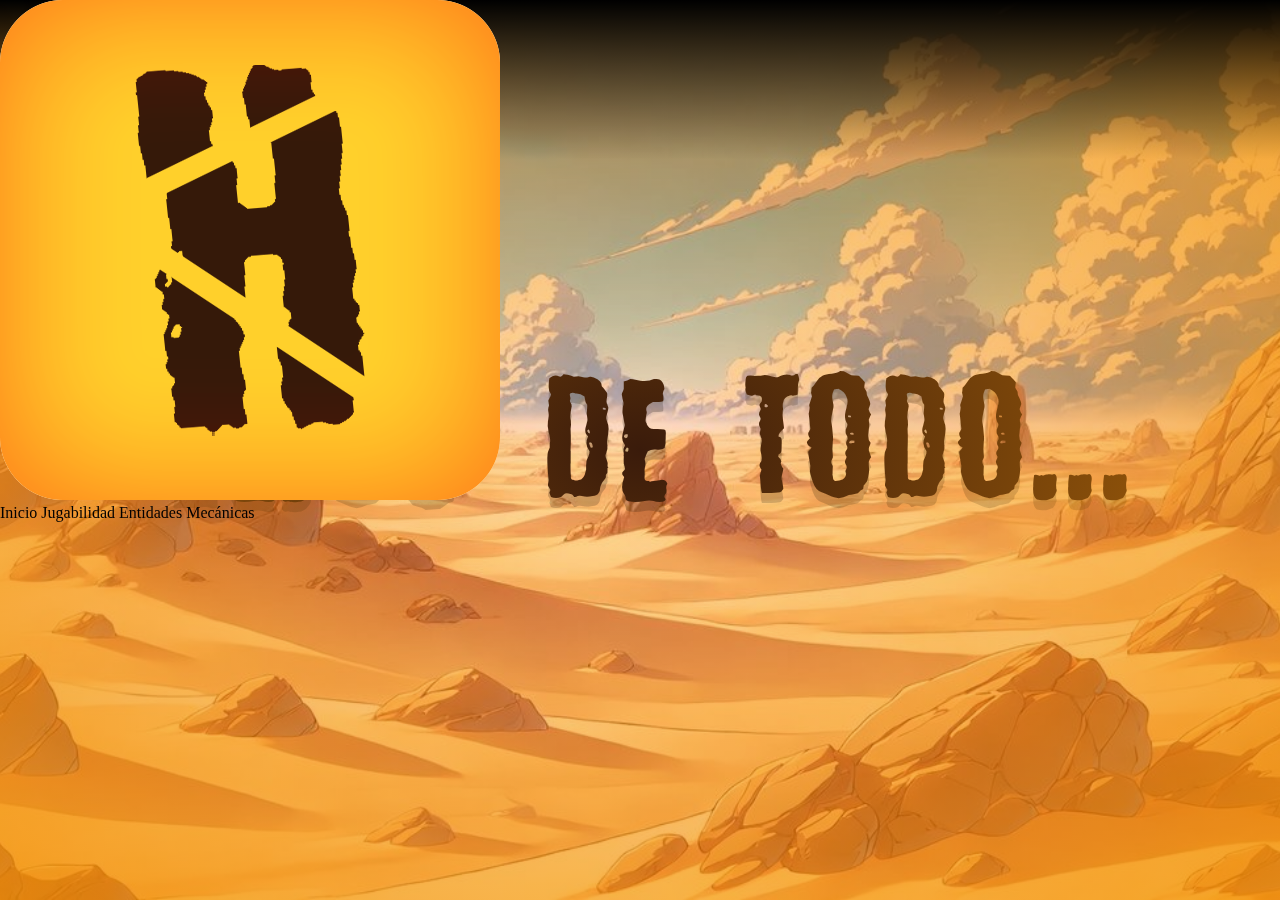
<file: index.html>
<!DOCTYPE html>
<html lang="en">
<head>
    <title>Dead Horizon</title>
    <link rel="stylesheet" href="styles.css">
    <link rel="shortcut icon" href="assets/logo.png" type="image/x-icon">
</head>
<body>
    <header>
        <div id="header-wrapper">
            <div class="header-option" disable-events>
                <img src="assets/logo.png">
            </div>
            <a class="header-option">
                Inicio
            </a>
            <a class="header-option">
                Jugabilidad
            </a>
            <a class="header-option">
                Entidades
            </a>
            <a class="header-option">
                Mecánicas
            </a>
        </div>
    </header>
    <div id="background-wrapper" fill>
        <div id="site-gradient" fill>
            <div fill cover></div>
        </div>
        <img id="site-background" src="./assets/background.jpg" fill cover>
        <div id="site-particles" fill>
        </div>
    </div> 

    <div id="content-wrapper" fill>
        <div class="title" fill>Lejos de todo...</div>
    </div>

    <script src="script.js"></script>
</body>
</html>
</file>
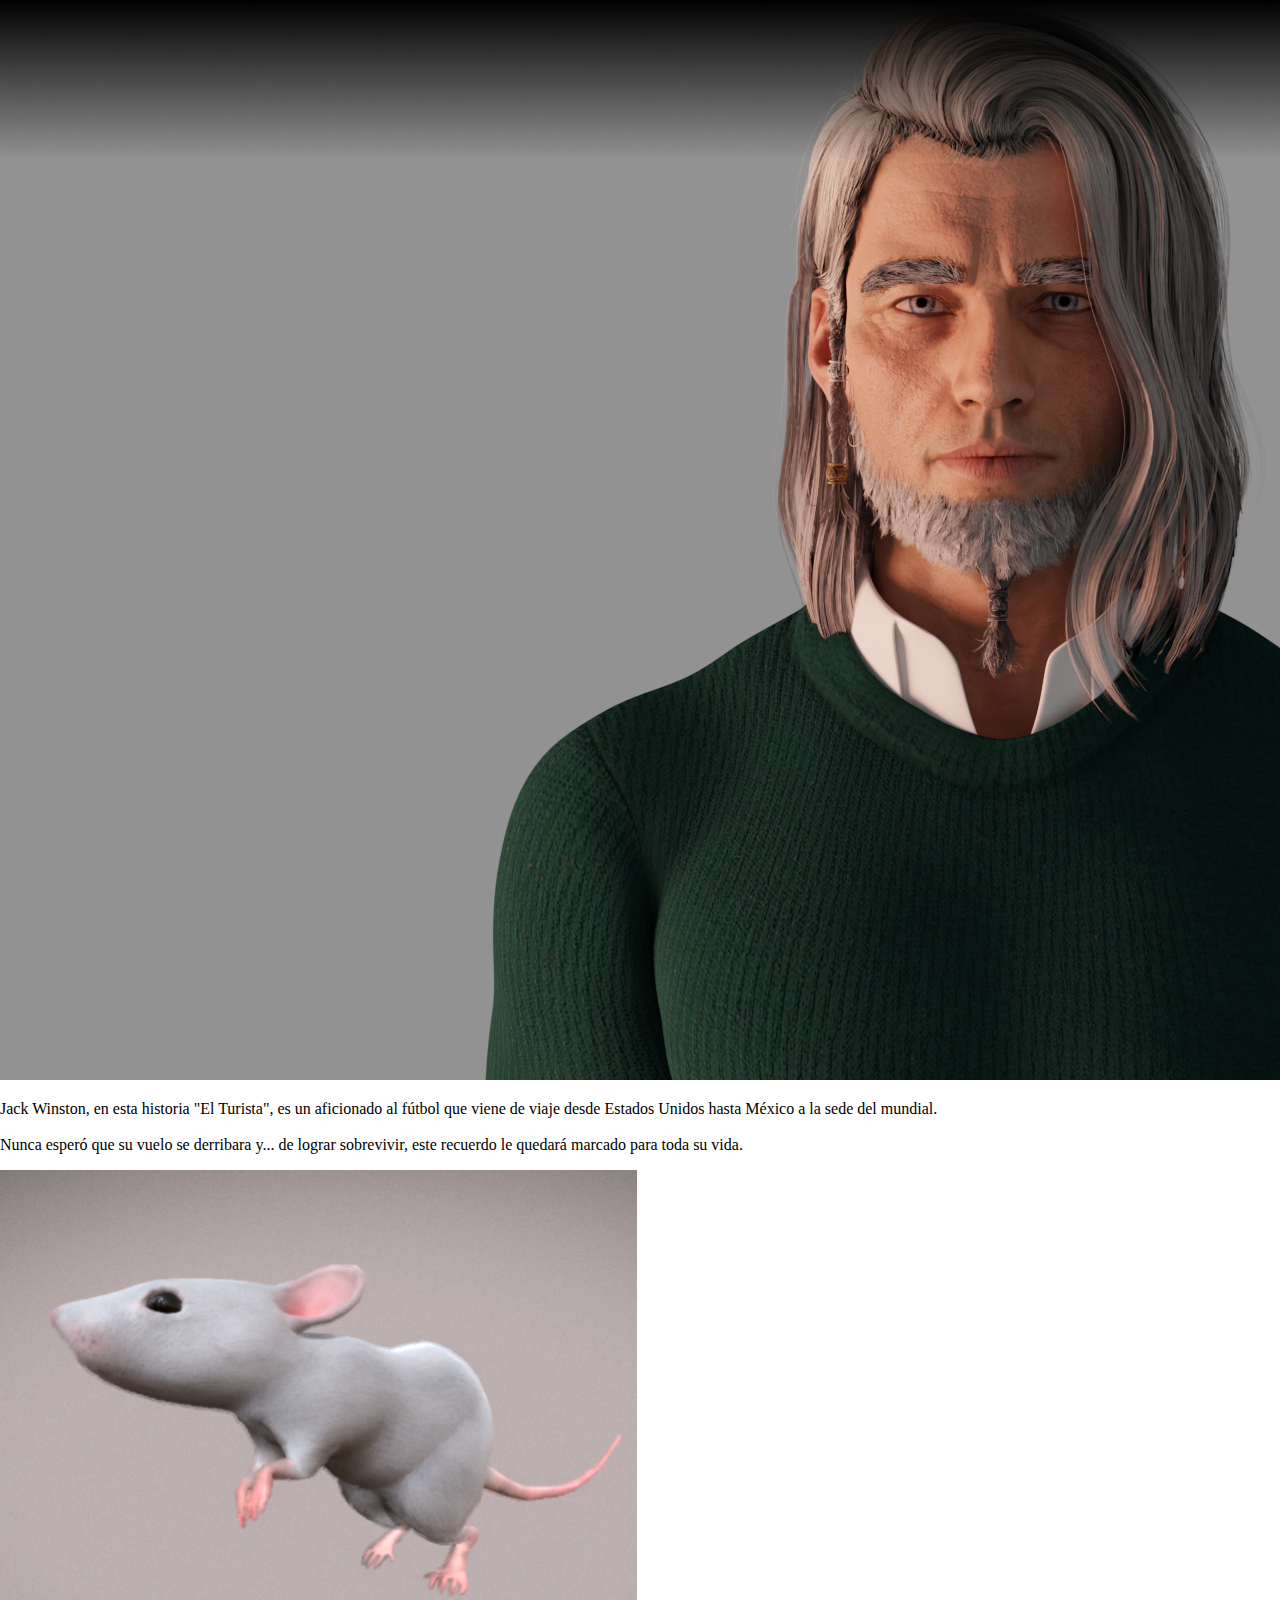
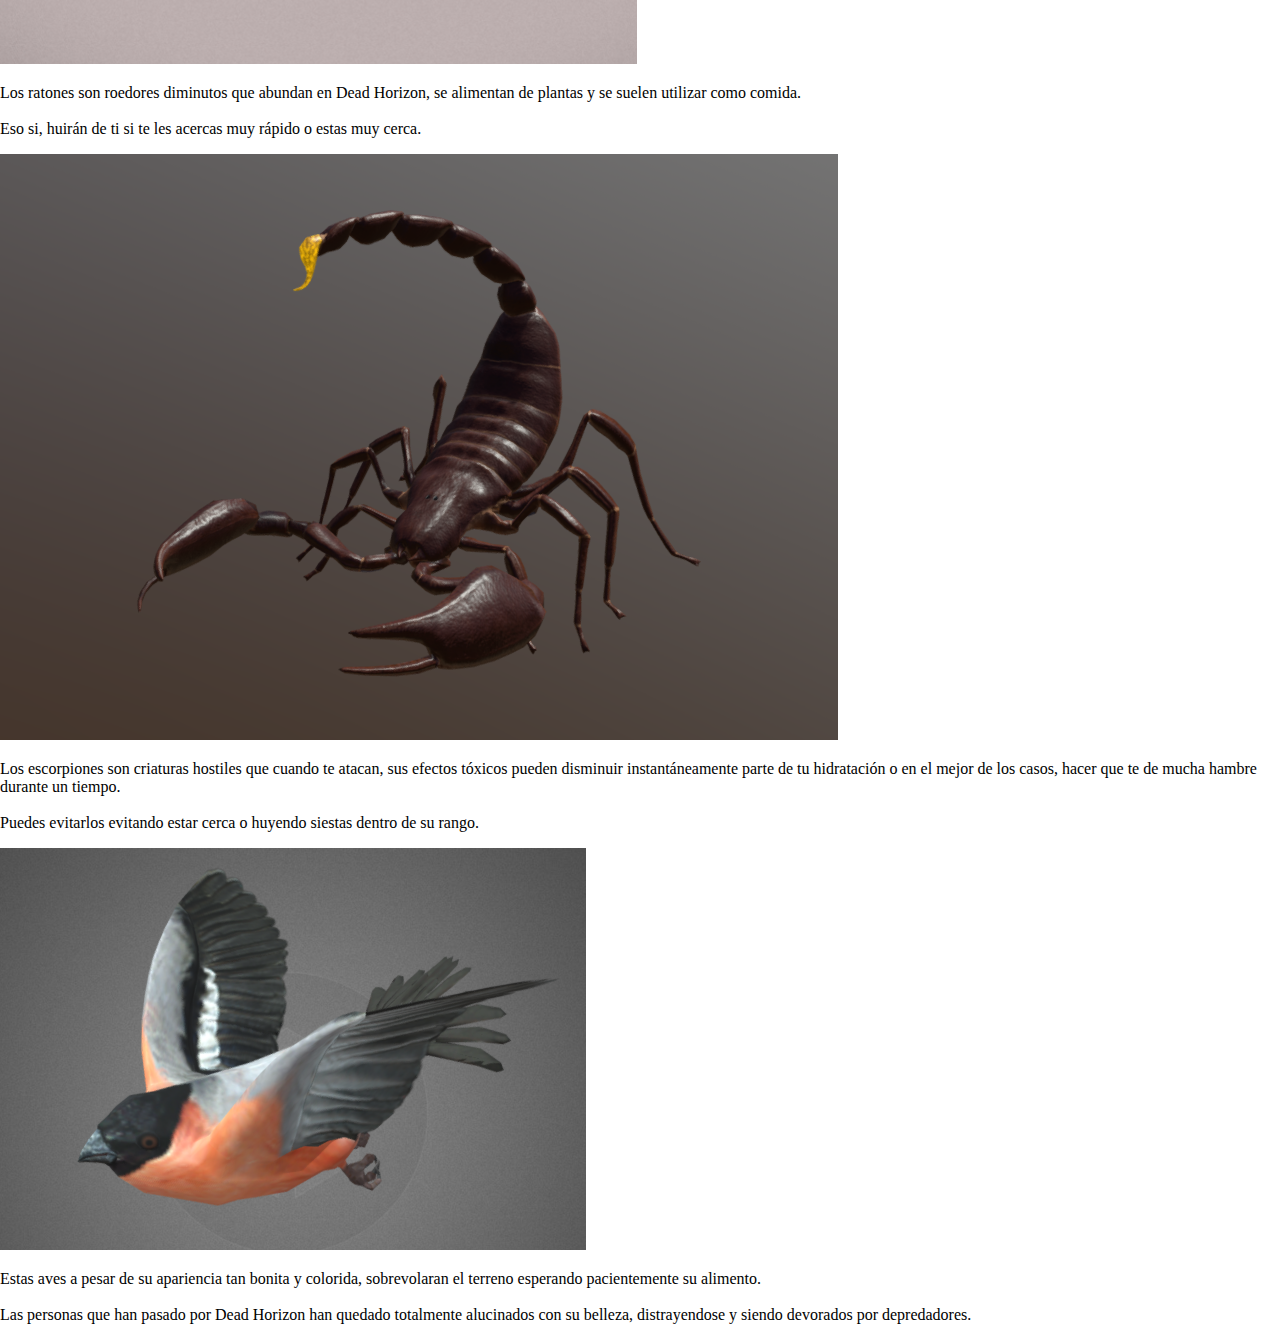
<file: entities.html>
<!DOCTYPE html>
<html lang="en">
<head>
    <title>Dead Horizon</title>
    <link rel="stylesheet" href="styles.css">
    <link rel="shortcut icon" href="assets/logo.png" type="image/x-icon">
</head>
<body>
    <header></header>
    <div data-overflow-hidden data-fill> 
        <div id="site-particles" data-fill></div>

        <div class="section-wrapper">

            <div id="background-wrapper" data-fill>  
                <div id="site-gradient" data-fill>
                    <div data-fill data-cover></div>
                </div>
                <img id="site-background" src="./assets/background_03.jpg" data-fill data-cover>
            </div> 

            <div class="content-wrapper" data-fill>
                <div class="content-page" data-align="left">
                    <div>
                        <img src="./assets/character.jpg">
                    </div>
                    <p>
                        Jack Winston, en esta historia "El Turista", es un aficionado 
                        al fútbol que viene de viaje desde Estados Unidos hasta México 
                        a la sede del mundial. <br> <br> 
                        
                        Nunca esperó que su vuelo se derribara y... de lograr sobrevivir,
                        este recuerdo le quedará marcado para toda su vida.
                    </p>
                </div>
            </div>
        </div>

        <div class="section-wrapper">

            <div id="background-wrapper" data-fill>  
                <div class="separator"></div>
                <div id="site-gradient" data-fill>
                    <div data-fill data-cover></div>
                </div>
                <img id="site-background" src="./assets/background_04.jpg" data-fill data-cover>
            </div> 

            <div class="content-wrapper" data-fill>
                <div class="content-page" data-align="top">
                    <div>
                        <img src="./assets/robloxboy.png" data-fill data-contain>
                    </div>
                    <p>
                        Los ratones son roedores diminutos que abundan en Dead Horizon,
                        se alimentan de plantas y se suelen utilizar como comida. <br> <br>
                        
                        Eso si, huirán de ti si te les acercas muy rápido o estas muy cerca.
                    </p>
                </div>
            </div>
        </div>

        <div class="section-wrapper">

            <div id="background-wrapper" data-fill>  
                <div class="separator"></div>
                <div id="site-gradient" data-fill>
                    <div data-fill data-cover></div>
                </div>
                <img id="site-background" src="./assets/background_05.jpg" data-fill data-cover>
            </div> 

            <div class="content-wrapper" data-fill>
                <div class="content-page" data-align="right">
                    <div>
                        <img src="./assets/scorpion.png">
                    </div>
                    <p>
                        Los escorpiones son criaturas hostiles que cuando te atacan, 
                        sus efectos tóxicos pueden disminuir instantáneamente parte 
                        de tu hidratación o en el mejor de los casos, hacer que te 
                        de mucha hambre durante un tiempo. <br> <br>

                        Puedes evitarlos evitando estar cerca o huyendo siestas 
                        dentro de su rango.
                    </p>
                </div>
            </div>
        </div>

        <div class="section-wrapper">

            <div id="background-wrapper" data-fill>  
                <div class="separator"></div>
                <div id="site-gradient" data-fill>
                    <div data-fill data-cover></div>
                </div>
                <img id="site-background" src="./assets/background_05.jpg" data-fill data-cover>
            </div> 

            <div class="content-wrapper" data-fill>
                <div class="content-page" data-align="left">
                    <div>
                        <img src="./assets/pollo.png">
                    </div>
                    <p>
                        Estas aves a pesar de su apariencia tan bonita y colorida, 
                        sobrevolaran el terreno esperando pacientemente su alimento. <br> <br>
                        Las personas que han pasado por Dead Horizon han quedado totalmente alucinados
                        con su belleza, distrayendose y siendo devorados por depredadores.
                    </p>
                </div>
            </div>
        </div>
    </div>
    <script src="script.js"></script>
</body>
</html>
</file>
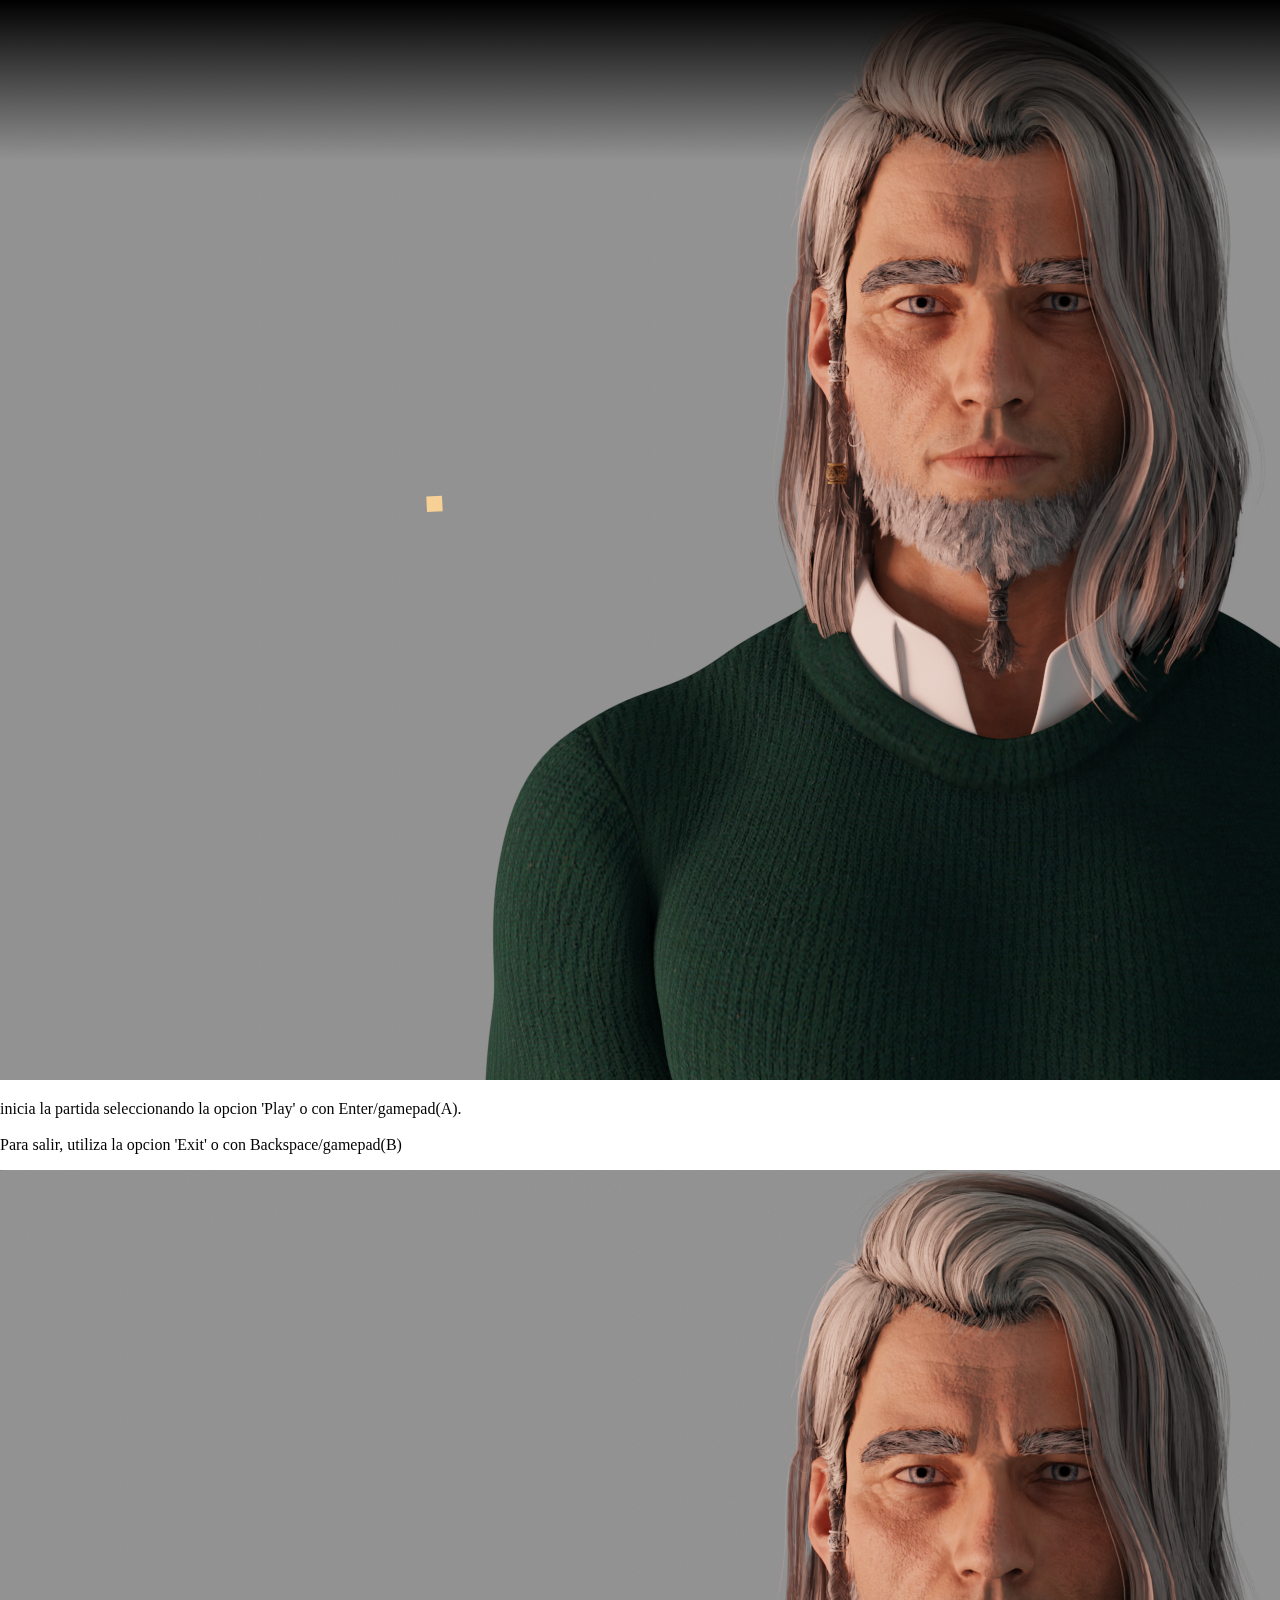
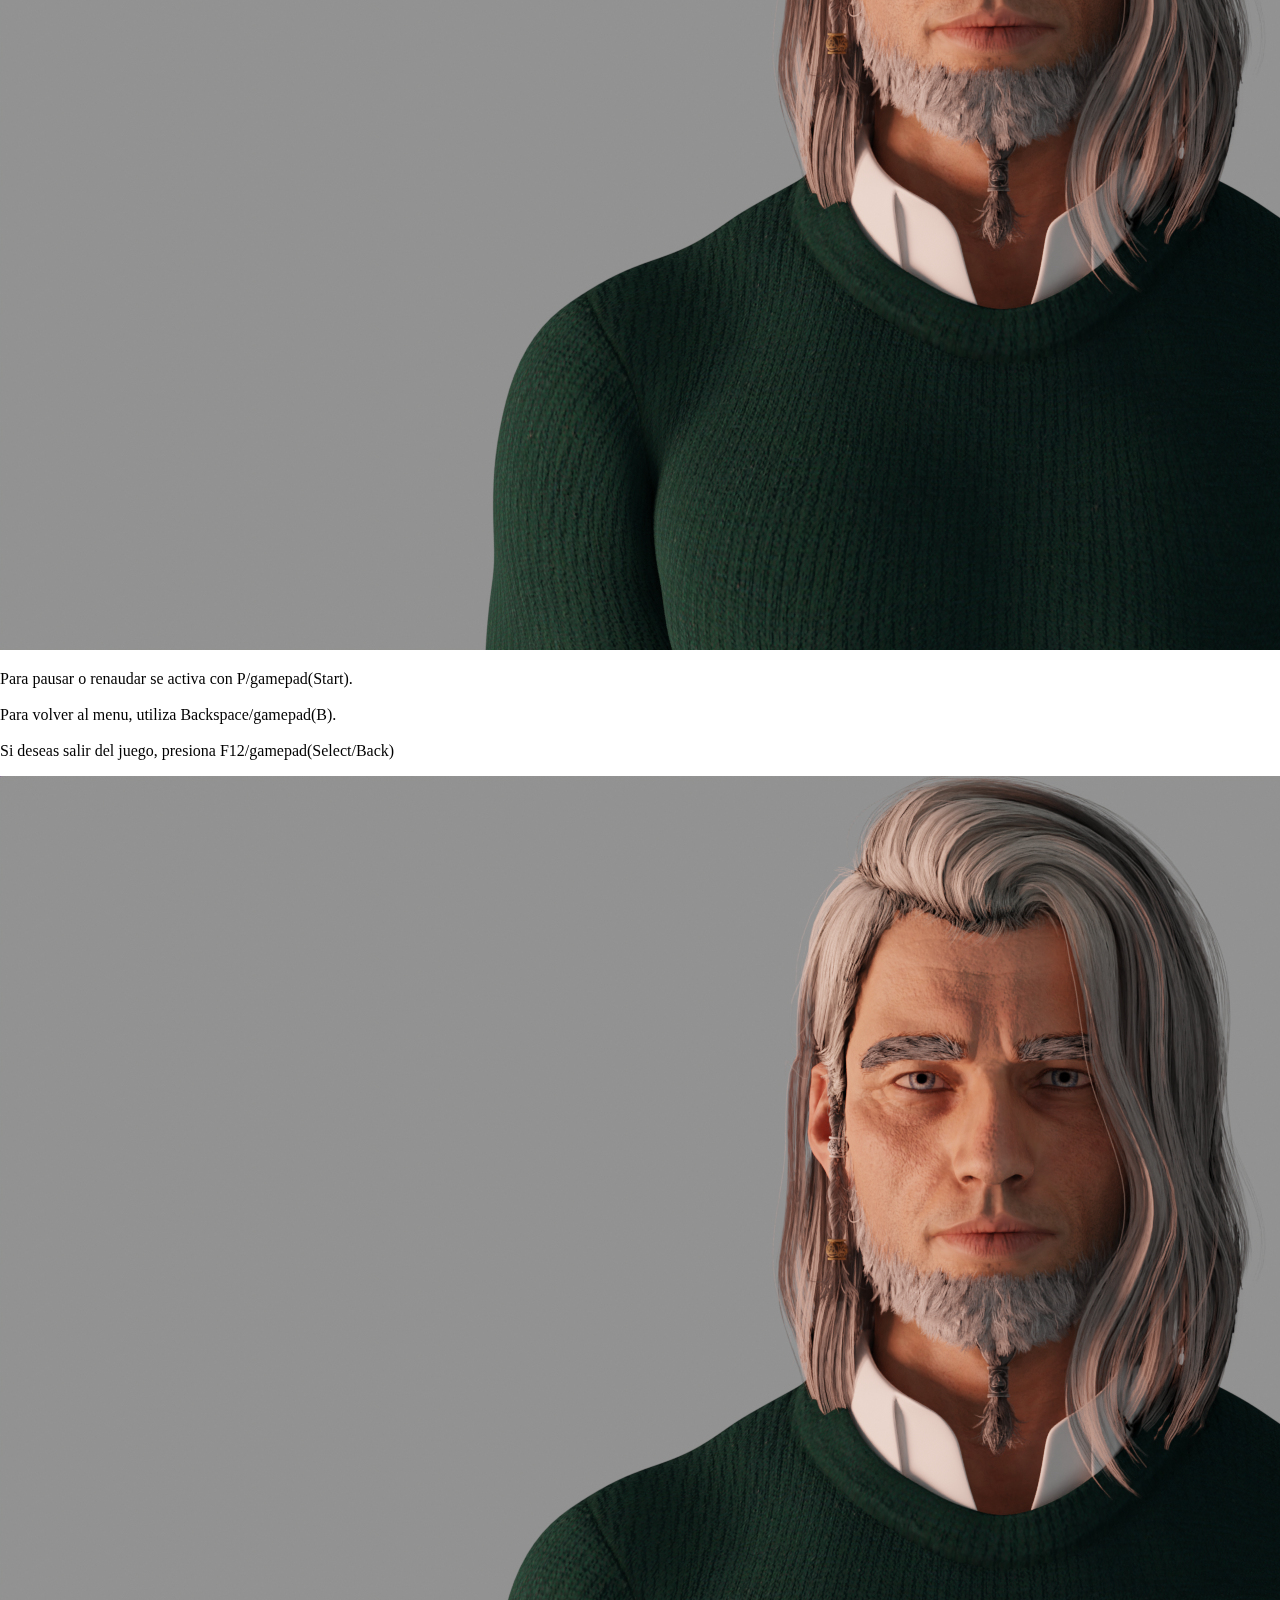
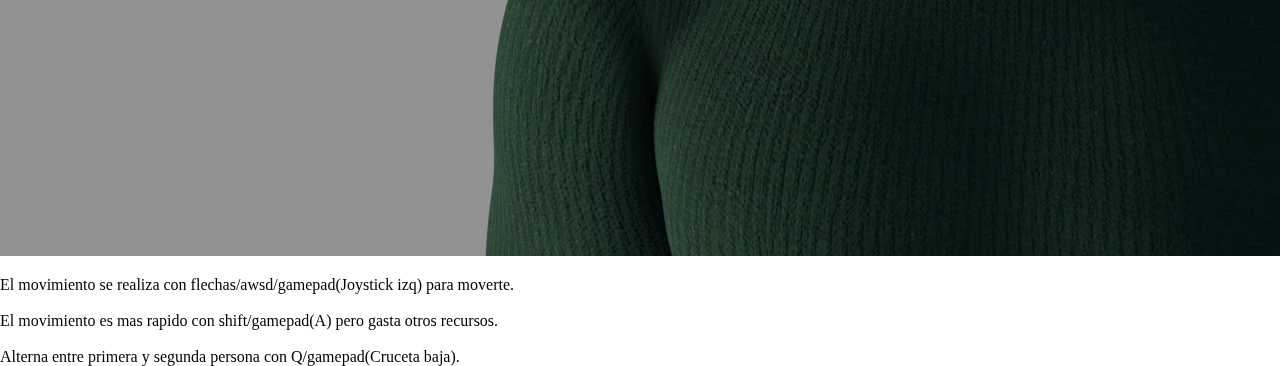
<file: gameplay.html>
<!DOCTYPE html>
<html lang="en">
<head>
    <title>Dead Horizon</title>
    <link rel="stylesheet" href="styles.css">
</head>
<body>
    <header></header>
    <div data-overflow-hidden data-fill> 
        <div id="site-particles" data-fill></div>

        <div class="section-wrapper">

            <div id="background-wrapper" data-fill>  
                <div id="site-gradient" data-fill>
                    <div data-fill data-cover></div>
                </div>
                <img id="site-background" src="./assets/background_03.jpg" data-fill data-cover>
            </div> 

            <div class="content-wrapper" data-fill>
                <div class="content-page" data-align="right">
                    <div>
                        <img src="./assets/character.jpg">
                    </div>
                    <p>
                        inicia la partida seleccionando la opcion 'Play' o con Enter/gamepad(A). <br> <br> 
                        Para salir, utiliza la opcion 'Exit' o con Backspace/gamepad(B)
                    </p>
                </div>
            </div>
        </div>

        <div class="section-wrapper">
            <div id="background-wrapper" data-fill>  
                <div class="separator"></div>
                <div id="site-gradient" data-fill>
                    <div data-fill data-cover></div>
                </div>
                <img id="site-background" src="./assets/background_03.jpg" data-fill data-cover>
            </div> 

            <div class="content-wrapper" data-fill>
                <div class="content-page" data-align="top">
                    <div>
                        <img src="./assets/character.jpg">
                    </div>
                    <p>
                        Para pausar o renaudar se activa con P/gamepad(Start). <br> <br>
                        Para volver al menu, utiliza Backspace/gamepad(B). <br> <br>
                        Si deseas salir del juego, presiona F12/gamepad(Select/Back) <br>
                    </p>
                </div>
            </div>
        </div>

        <div class="section-wrapper">
            <div id="background-wrapper" data-fill>  
                <div class="separator"></div>
                <div id="site-gradient" data-fill>
                    <div data-fill data-cover></div>
                </div>
                <img id="site-background" src="./assets/background_03.jpg" data-fill data-cover>
            </div> 

            <div class="content-wrapper" data-fill>
                <div class="content-page" data-align="left">
                    <div>
                        <img src="./assets/character.jpg">
                    </div>
                    <p>
                        El movimiento se realiza con flechas/awsd/gamepad(Joystick izq) para moverte. <br> <br>
                        El movimiento es mas rapido con shift/gamepad(A) pero gasta otros recursos. <br> <br>
                        Alterna entre primera y segunda persona con Q/gamepad(Cruceta baja). <br>
                    </p>
                </div>
            </div>
        </div>
    </div>
    <script src="script.js"></script>
</body>
</html>
</file>
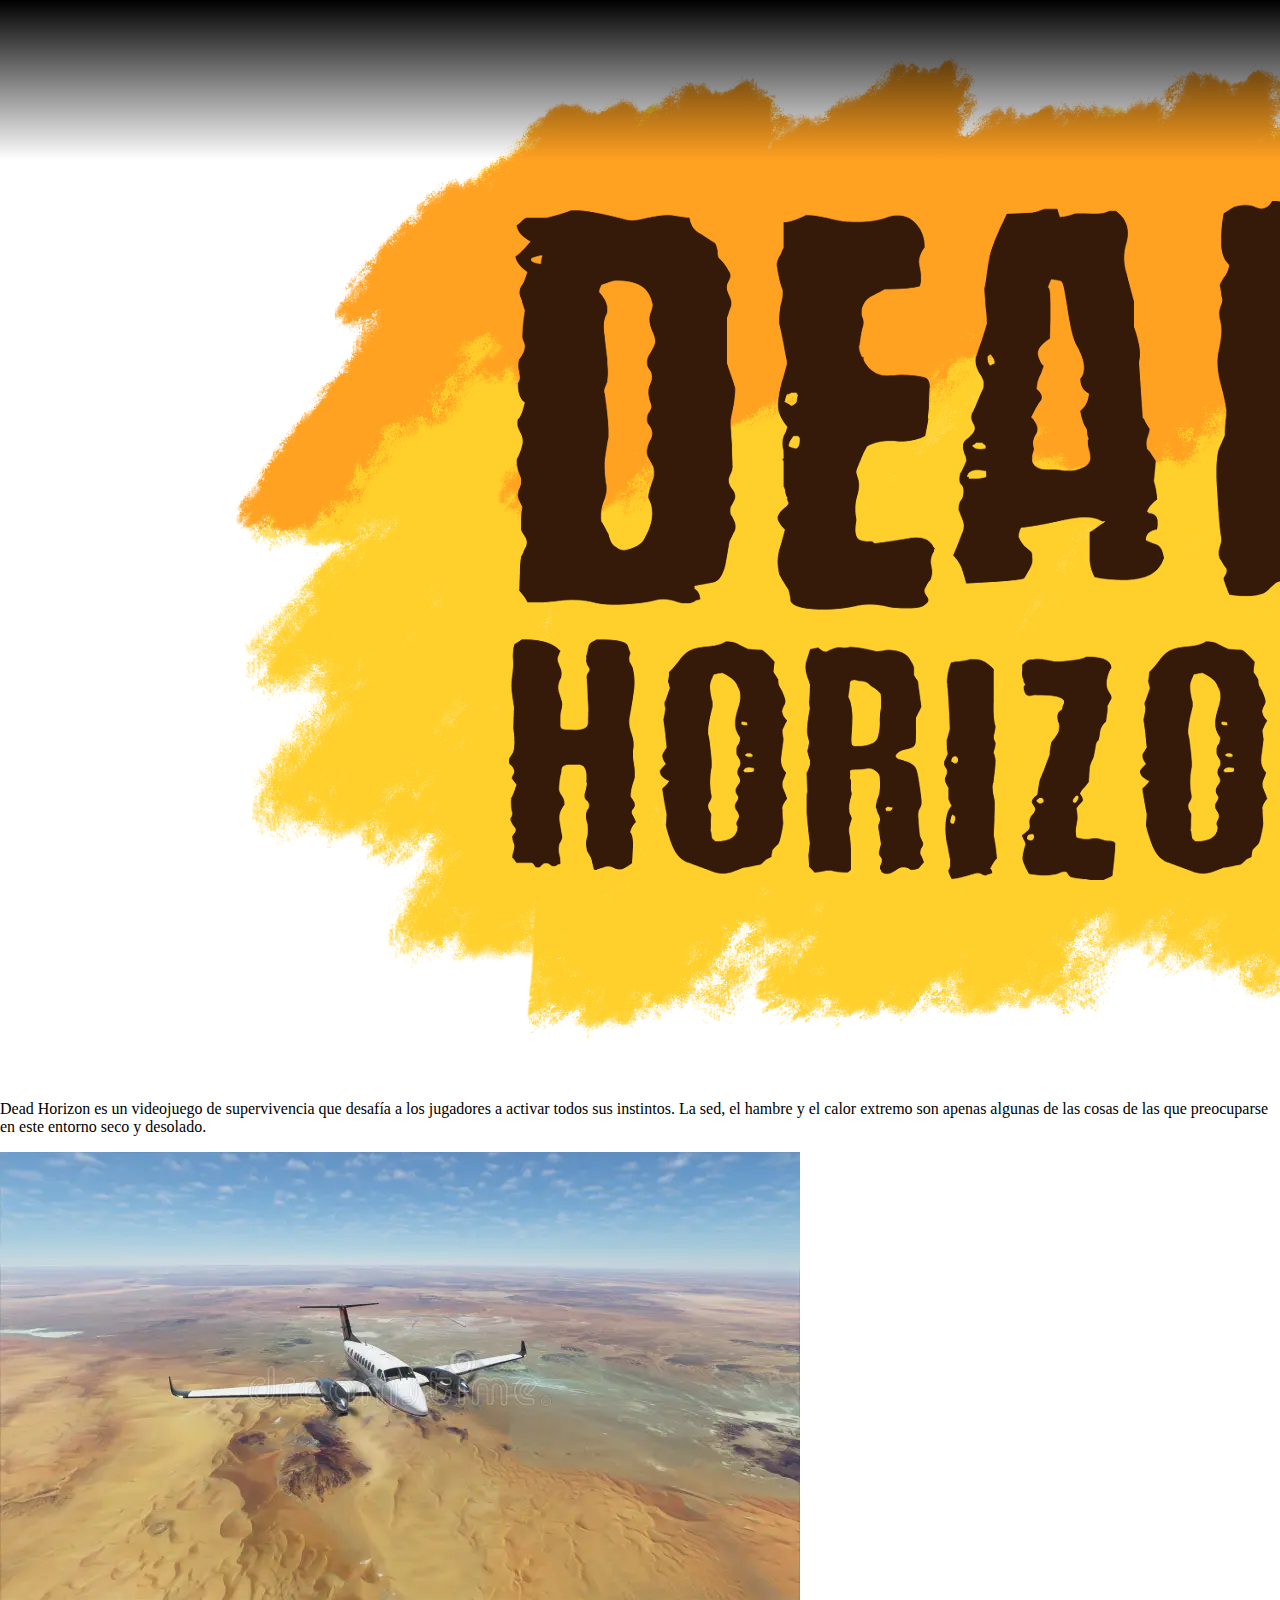
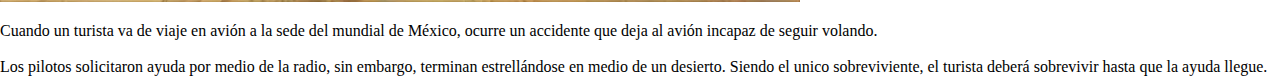
<file: home.html>
<!DOCTYPE html>
<html lang="en">
<head>
    <title>Dead Horizon</title>
    <link rel="stylesheet" href="styles.css">
    <link rel="shortcut icon" href="assets/logo.png" type="image/x-icon">
</head>
<body>
    <header></header>
    <div data-overflow-hidden data-fill> 
        <div id="site-particles" data-fill></div>

        <div class="section-wrapper">
            <div id="background-wrapper" data-fill>
                <div id="site-gradient" data-fill>
                    <div data-fill data-cover></div>
                </div>
                <img id="site-background" src="./assets/background_01.png" data-fill data-cover>
                <div id="site-particles" data-fill>
                </div>
            </div> 

            <div class="content-wrapper" data-fill>
                <div class="content-page" data-align="top">
                    <div>
                        <img src="./assets/banner.png" data-fill data-contain>
                    </div>
                    <p>
                        Dead Horizon es un videojuego de supervivencia que desafía a los jugadores
                        a activar todos sus instintos. La sed, el hambre y el calor extremo
                        son apenas algunas de las cosas de las que preocuparse en este entorno
                        seco y desolado.
                    </p>
                </div>
            </div>
        </div>
        
        <div class="section-wrapper">

            <div id="background-wrapper" data-fill>  
                <div class="separator"></div>
                <div id="site-gradient" data-fill>
                    <div data-fill data-cover></div>
                </div>
                <img id="site-background" src="./assets/background_02.png" data-fill data-cover>
            </div> 

            <div class="content-wrapper" data-fill>
                <div class="content-page" data-align="left">
                    <div>
                        <img src="./assets/avion.jpg">
                    </div>
                    <p>
                        Cuando un turista va de viaje en avión a la sede del mundial de México, 
                        ocurre un accidente que deja al avión incapaz de seguir volando. <br> <br>
                        Los pilotos solicitaron ayuda por medio de la radio, sin embargo, terminan
                        estrellándose en medio de un desierto. Siendo el unico sobreviviente, el turista deberá sobrevivir hasta que la ayuda llegue.
                    </p>
                </div>
            </div>
        </div>
    </div>
    <script src="script.js"></script>
</body>
</html>
</file>
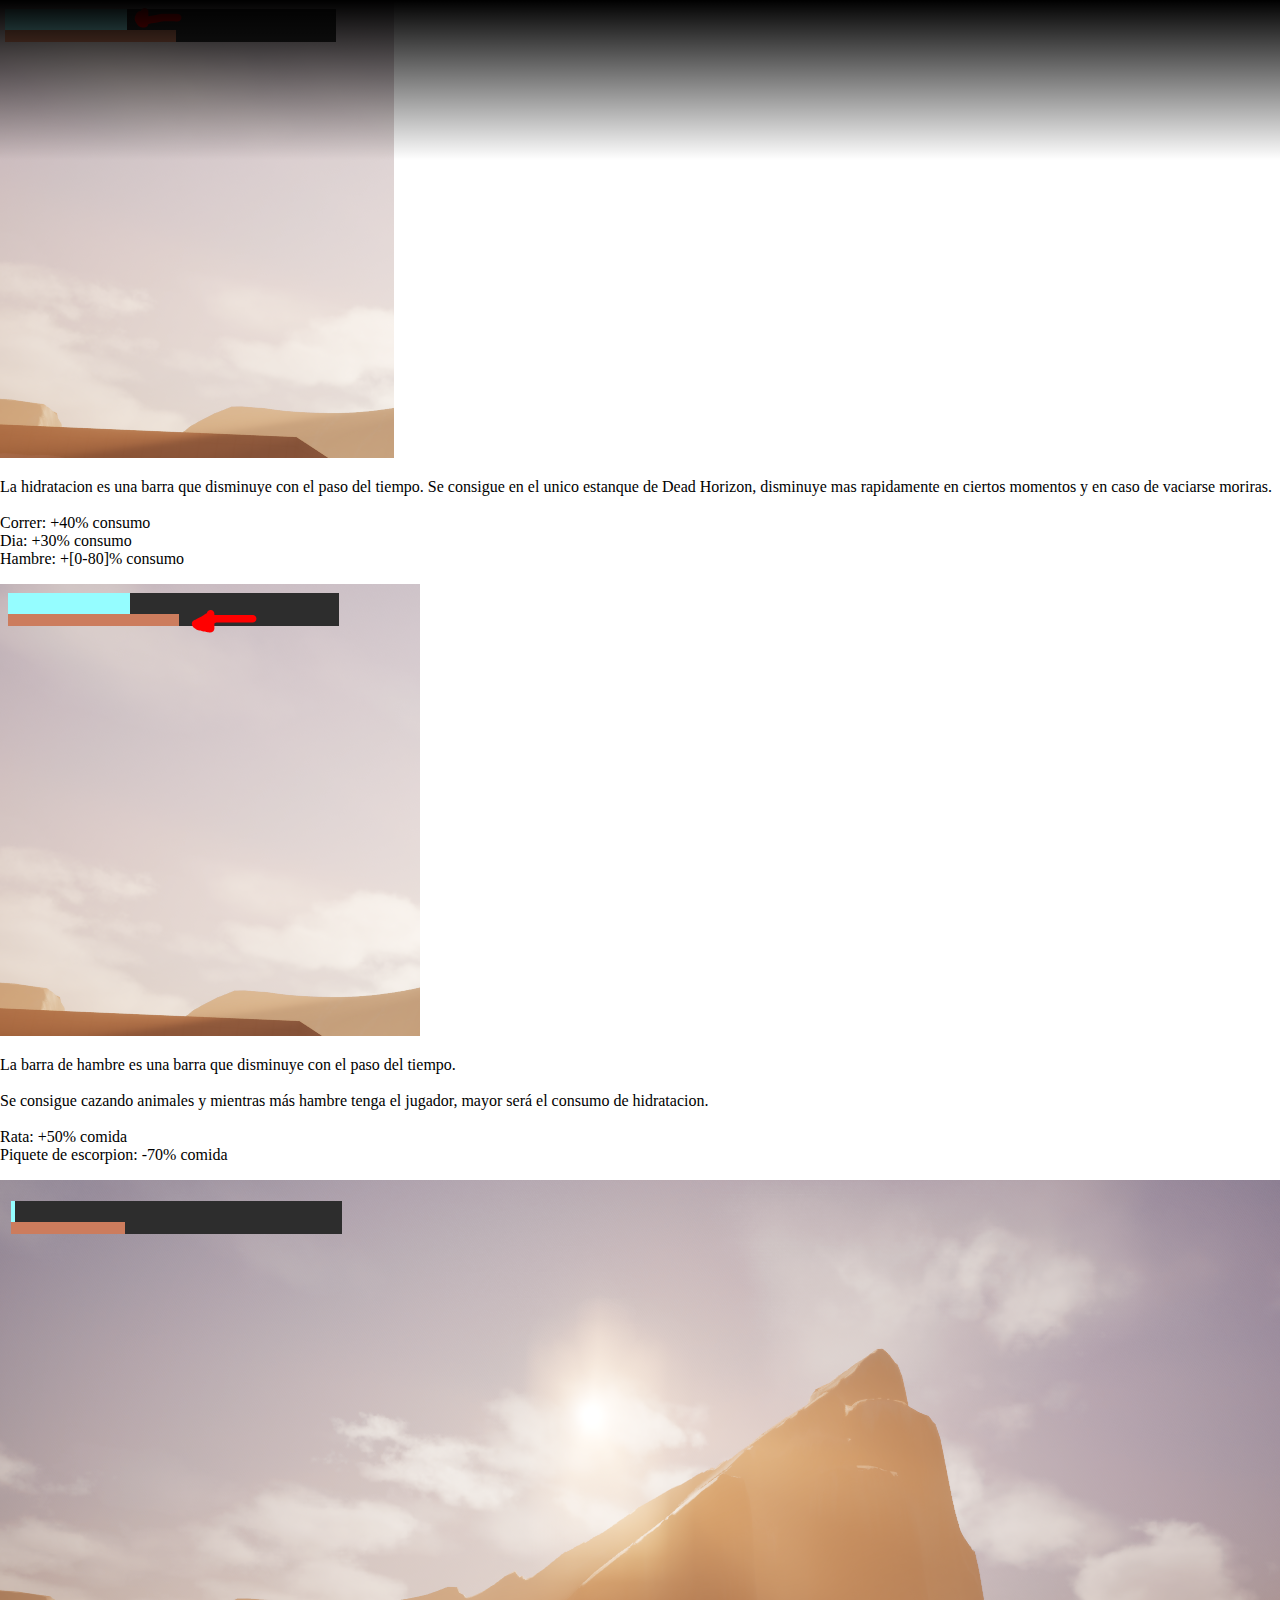
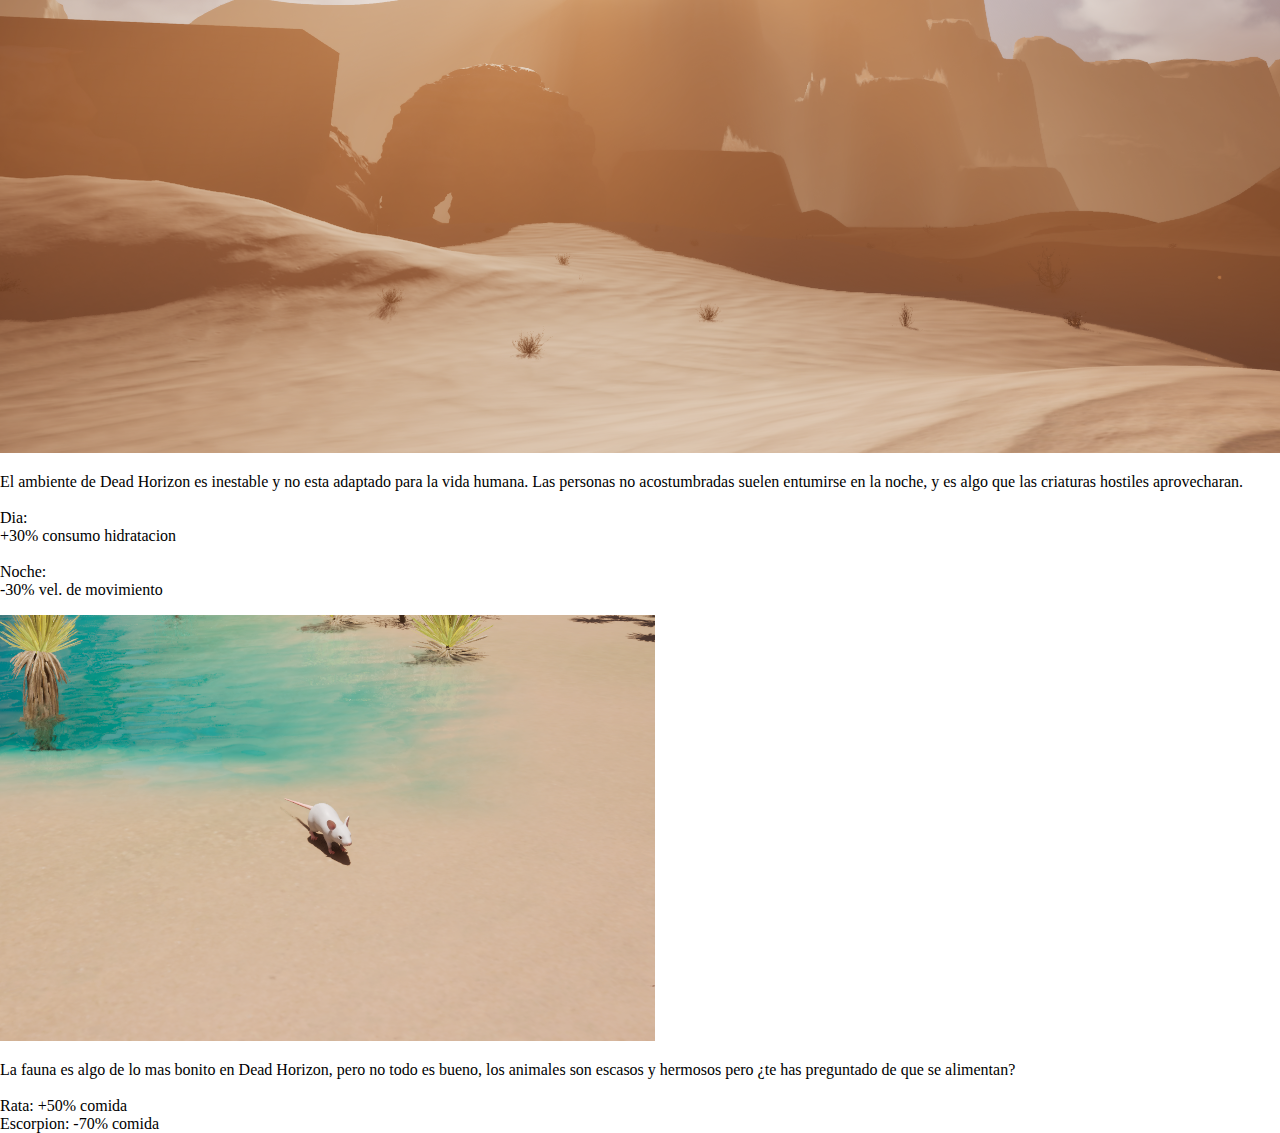
<file: mechanics.html>
<!DOCTYPE html>
<html lang="en">
<head>
    <title>Dead Horizon</title>
    <link rel="stylesheet" href="styles.css">
</head>
<body>
    <header></header>
    <div data-overflow-hidden data-fill> 
        <div id="site-particles" data-fill></div>

        <div class="section-wrapper">
            <div id="background-wrapper" data-fill>  
                <div id="site-gradient" data-fill>
                    <div data-fill data-cover></div>
                </div>
                <img id="site-background" src="./assets/background_04.png" data-fill data-cover>
            </div> 

            <div class="content-wrapper" data-fill>
                <div class="content-page" data-align="left">
                    <div>
                        <img src="./assets/hydration.png">
                    </div>
                    <p>
                        La hidratacion es una barra que disminuye con el paso del tiempo. Se consigue en el unico estanque de Dead Horizon, disminuye mas 
                        rapidamente en ciertos momentos y en caso de vaciarse moriras. <br> <br>
                        Correr: +40% consumo <br>
                        Dia: +30% consumo <br>
                        Hambre: +[0-80]% consumo
                    </p>
                </div>
            </div>
        </div>

        <div class="section-wrapper">
            <div id="background-wrapper" data-fill>  
                <div class="separator"></div>
                <div id="site-gradient" data-fill>
                    <div data-fill data-cover></div>
                </div>
                <img id="site-background" src="./assets/background_05.png" data-fill data-cover>
            </div> 
                
            <div class="content-wrapper" data-fill>
                <div class="content-page" data-align="right">
                    <div>
                        <img src="./assets/hungry.png">
                    </div>
                    <p>
                        La barra de hambre es una barra que disminuye con el paso del tiempo. <br> <br>
                        Se consigue cazando animales y mientras más hambre tenga el jugador, mayor 
                        será el consumo de hidratacion. <br> <br>
                        Rata: +50% comida <br>
                        Piquete de escorpion: -70% comida <br>
                    </p>
                </div>
            </div>
        </div>

        <div class="section-wrapper">
            <div id="background-wrapper" data-fill>  
                <div class="separator"></div>
                <div id="site-gradient" data-fill>
                    <div data-fill data-cover></div>
                </div>
                <img id="site-background" src="./assets/background_01.png" data-fill data-cover>
            </div> 

            <div class="content-wrapper" data-fill>
                <div class="content-page" data-align="left">
                    <div>
                        <img src="./assets/Atardecer.png">
                    </div>
                    <p>
                        El ambiente de Dead Horizon es inestable y no esta adaptado
                        para la vida humana. Las personas no acostumbradas suelen
                        entumirse en la noche, y es algo que las criaturas hostiles aprovecharan. <br> <br>
                        Dia: <br> 
                        +30% consumo hidratacion
                        
                        <br> <br>
                        Noche: <br>
                        -30% vel. de movimiento
                    </p>
                </div>
            </div>
        </div>

        <div class="section-wrapper">
            <div id="background-wrapper" data-fill>  
                <div class="separator"></div>
                <div id="site-gradient" data-fill>
                    <div data-fill data-cover></div>
                </div>
                <img id="site-background" src="./assets/background_02.png" data-fill data-cover>
            </div> 

            <div class="content-wrapper" data-fill>
                <div class="content-page" data-align="top">
                    <div>
                        <img src="./assets/Rata.png">
                    </div>
                    <p>
                        La fauna es algo de lo mas bonito en Dead Horizon, pero no todo
                        es bueno, los animales son escasos y hermosos pero ¿te has preguntado 
                        de que se alimentan? <br> <br>
                        Rata: +50% comida <br>
                        Escorpion: -70% comida
                    </p>
                </div>
            </div>
        </div>
    </div>
    <script src="script.js"></script>
</body>
</html>
</file>
<file: styles.css>
* {
    --header-height: 160px;
    --particle-size: 16px;
    --gradient-color: rgb(242, 148, 8);
    --gradient-blend-mode: normal;
    --particles-blend-mode: screen;
}

*[fill] {
    width: 100%;
    height: 100%;
}

*[cover] {
    object-fit: cover;
}

body {
    height: 100vh;
    width: 100vw;
    margin: 0;
    padding: 0;
}

header {
    z-index: 1000;
    position: absolute;
    width: 100%;
    height: var(--header-height);
    background: linear-gradient(rgb(0, 0, 0), transparent);
}

#content-wrapper {
    display: inline-block;
    position: absolute;
}

#background-wrapper {
    position: absolute;
    overflow: hidden;
    background-color: rgb(255, 85, 0);
}

#site-background {
    position: absolute;
    z-index: 0;
    opacity: 0.8;
}

#site-gradient {
    position: absolute;
    background: radial-gradient(transparent, var(--gradient-color));
    z-index: 1;
    opacity: 0.8;
    mix-blend-mode: var(--gradient-blend-mode);
}

#site-particles {
    mix-blend-mode: var(--particles-blend-mode);
    position: absolute;
    z-index: 2;
}

.particle {
    position: absolute;
    height: var(--particle-size);
    width: var(--particle-size);
    background-color: var(--gradient-color);
    z-index: 3;
    top: calc(50% - var(--particle-size) / 2);
    left: calc(50% - var(--particle-size) / 2);
}

.title {
    display: flex;
    position: relative;
    font-family: "Baroness Kuffner";
    font-size: 20vh;
    text-align: center;
    justify-content: center;
    align-items: center;
    color: rgb(58, 27, 11);
    text-shadow: 0px 10px 0px rgba(0, 0, 0, 0.2);
}

@font-face {
    font-family: "Baroness Kuffner";
    src: url("./fonts/BaronessKuffner.ttf");
}
</file>
